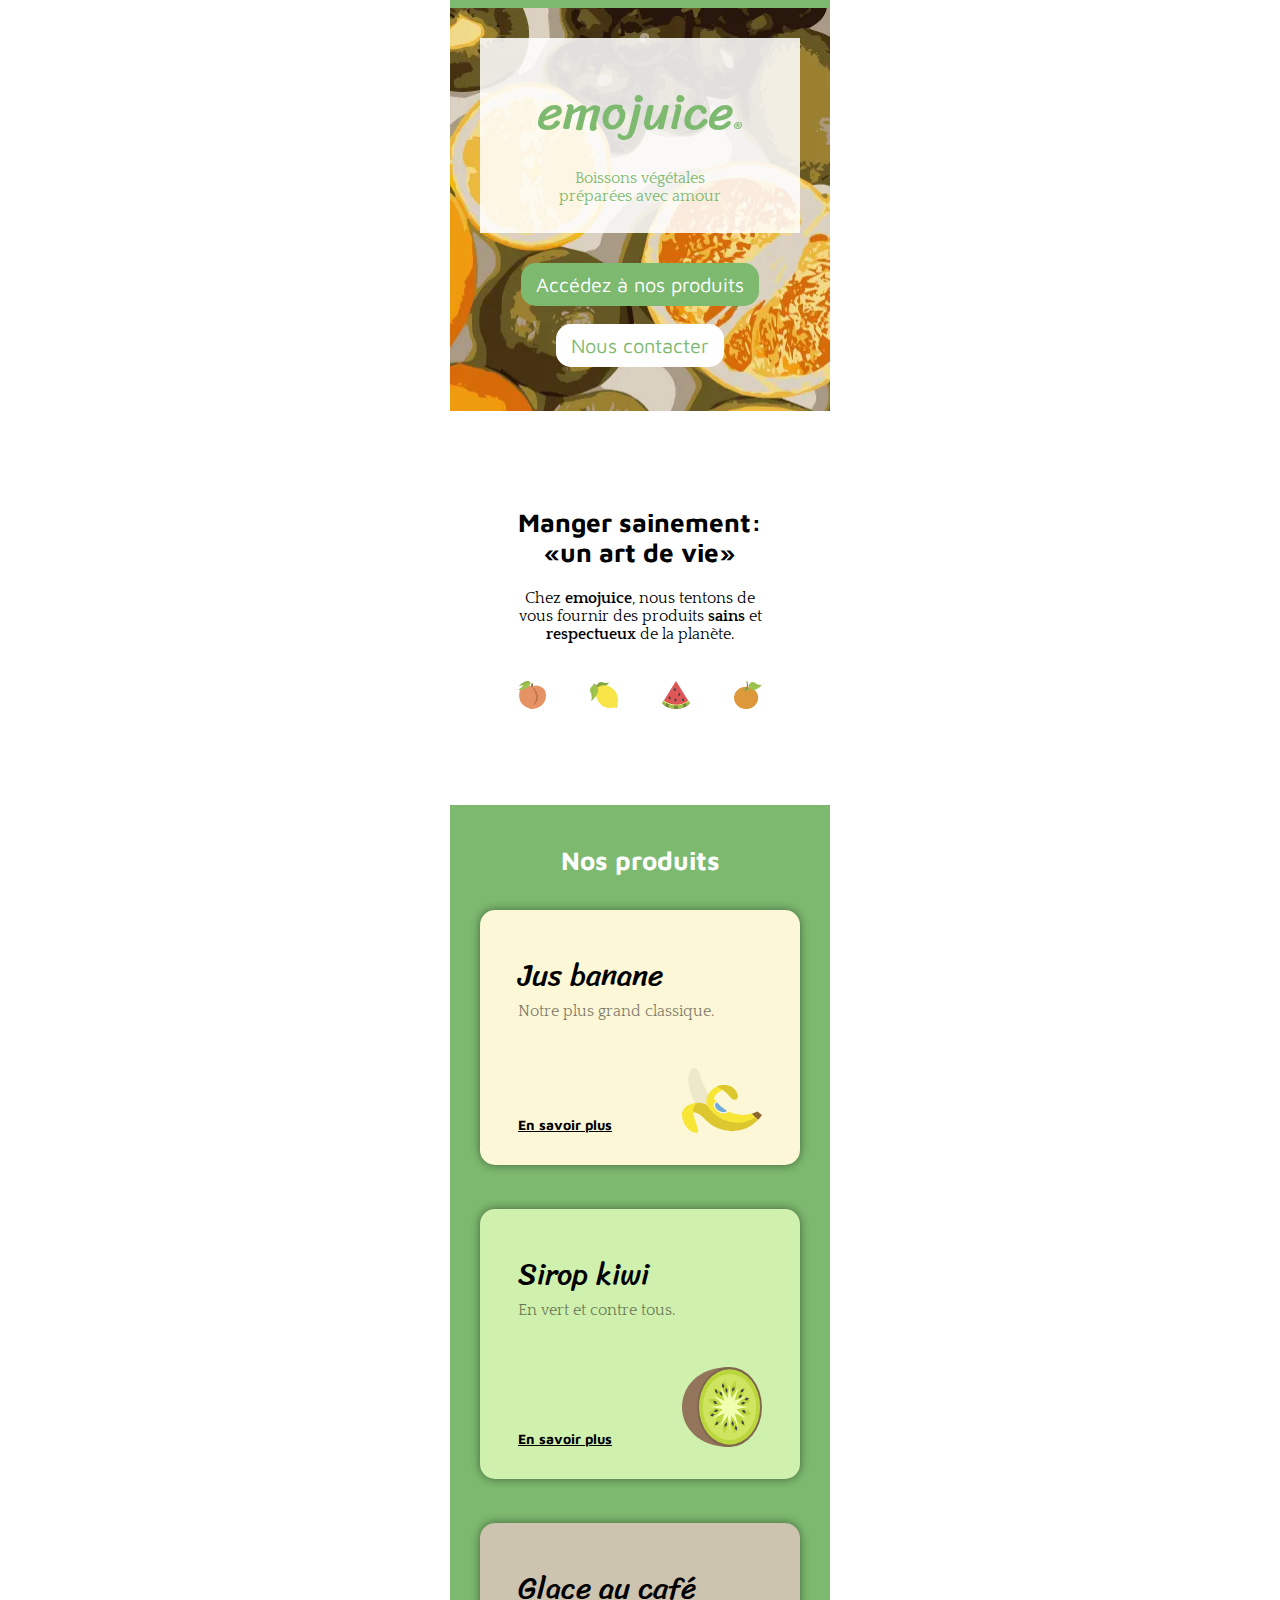
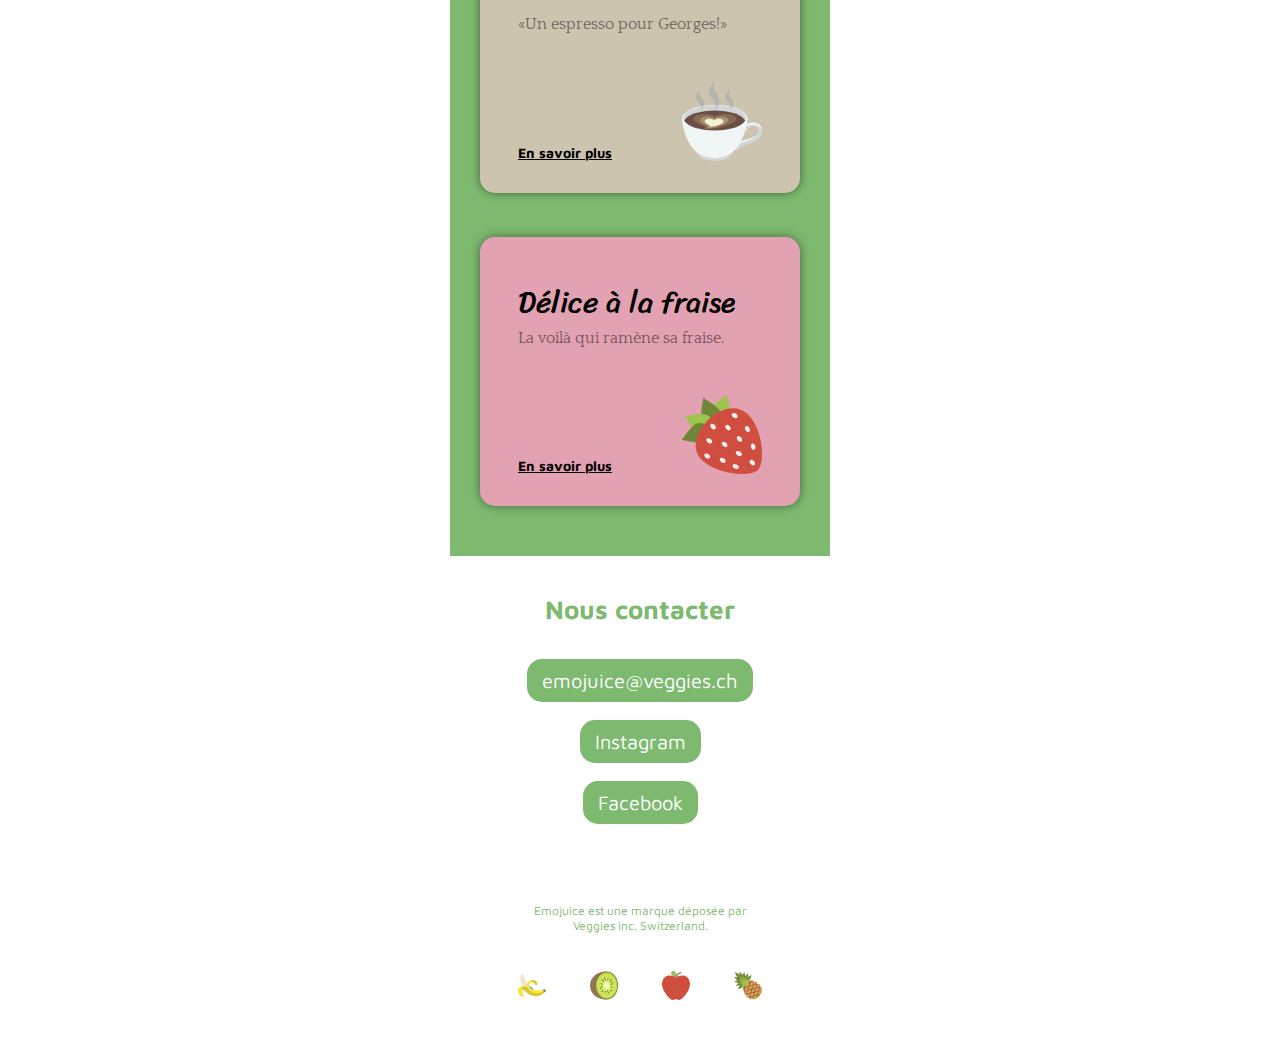
<file: index.html>
<!DOCTYPE html>
<html>
  <head>
    <meta charset="UTF-8">
    <meta name="viewport" content="width=device-width, initial-scale=1.0">
    <link rel="stylesheet" href="css/styles.css">
    <link rel="preconnect" href="https://fonts.googleapis.com">
    <link rel="preconnect" href="https://fonts.gstatic.com" crossorigin>
    <link href="https://fonts.googleapis.com/css2?family=Maven+Pro:wght@400;700&family=Quattrocento:wght@400;700&family=Sriracha&display=swap" rel="stylesheet">
    <title>Emojuice</title>
  </head>
  <body>
    <header class="site-header">
      <div>
        <h1><img src="img/logo.svg" alt="logo"></h1>
        <p>Boissons végétales <br> préparées avec amour</p>
      </div>
      <nav class="button-container">
        <a class="button button-products" href="#products">
          Accédez à nos produits
        </a>
        <a class="button button-contact" href="#contact">Nous contacter</a>
      </nav>
    </header>
    <main>
      <div class="presentation">
        <h2>Manger sainement: <br> «un art de vie»</h2>
        <p>
          Chez <strong>emojuice</strong>, nous tentons de vous fournir des
          produits <strong>sains</strong> et <strong>respectueux</strong> de la
          planète.
        </p>
        <div class="fruits-container">
          <img src="img/peach.svg" alt="pêche">
          <img src="img/lemon.svg" alt="citron">
          <img src="img/watermelon.svg" alt="pastèque">
          <img src="img/orange.svg" alt="orange">
        </div>
      </div>
      <div class="product-section">
        <h2 id="products">Nos produits</h2>
        <div class="product-list">
          <article class="article banana-section">
            <header>
              <h1>Jus banane<h1>
              <p>Notre plus grand classique.</p>
            </header>
            <a href="kiwi.html">En savoir plus</a>
            <img src="img/banana.svg" alt="banane">
          </article>
          <article class="article kiwi-section">
            <header>
              <h1>Sirop kiwi<h1>
              <p>En vert et contre tous.</p>
            </header>
            <a href="kiwi.html">En savoir plus</a>
            <img src="img/kiwi.svg" alt="kiwi">
          </article>
          <article class="article coffee-section">
            <header>
              <h1>Glace au café<h1>
              <p>«Un espresso pour Georges!»</p>
            </header>
            <a href="kiwi.html">En savoir plus</a>
            <img src="img/coffee.svg" alt="café">
          </article>
          <article class="article strawberry-section">
            <header>
              <h1>Délice à la fraise<h1>
              <p>La voilà qui ramène sa fraise.</p>
            </header>
            <a href="kiwi.html">En savoir plus</a>
            <img src="img/strawberry.svg" alt="fraise">
          </article>
        </div>
      </div>
    </main>
    <footer>
      <h2 id="contact">Nous contacter</h2>
      <nav class="button-container">
        <a class="button button-site" href="https://www.google.com/">
          emojuice@veggies.ch
        </a>
        <a class="button button-instagram" href="https://www.instagram.com/accounts/login/">
          Instagram
        </a>
        <a class="button button-facebook" href="https://www.facebook.com/">
          Facebook
        </a>
      </nav>
      <div class="detail">
        Emojuice est une marque déposée par Veggies inc. Switzerland.
      </div>
      <div class="fruits-container-footer">
        <img src="img/banana.svg" alt="banane">
        <img src="img/kiwi.svg" alt="kiwi">
        <img src="img/apple.svg" alt="pomme">
        <img src="img/ananas.svg" alt="ananas">
      </div>
    </footer>
  </body>
</html>
</file>
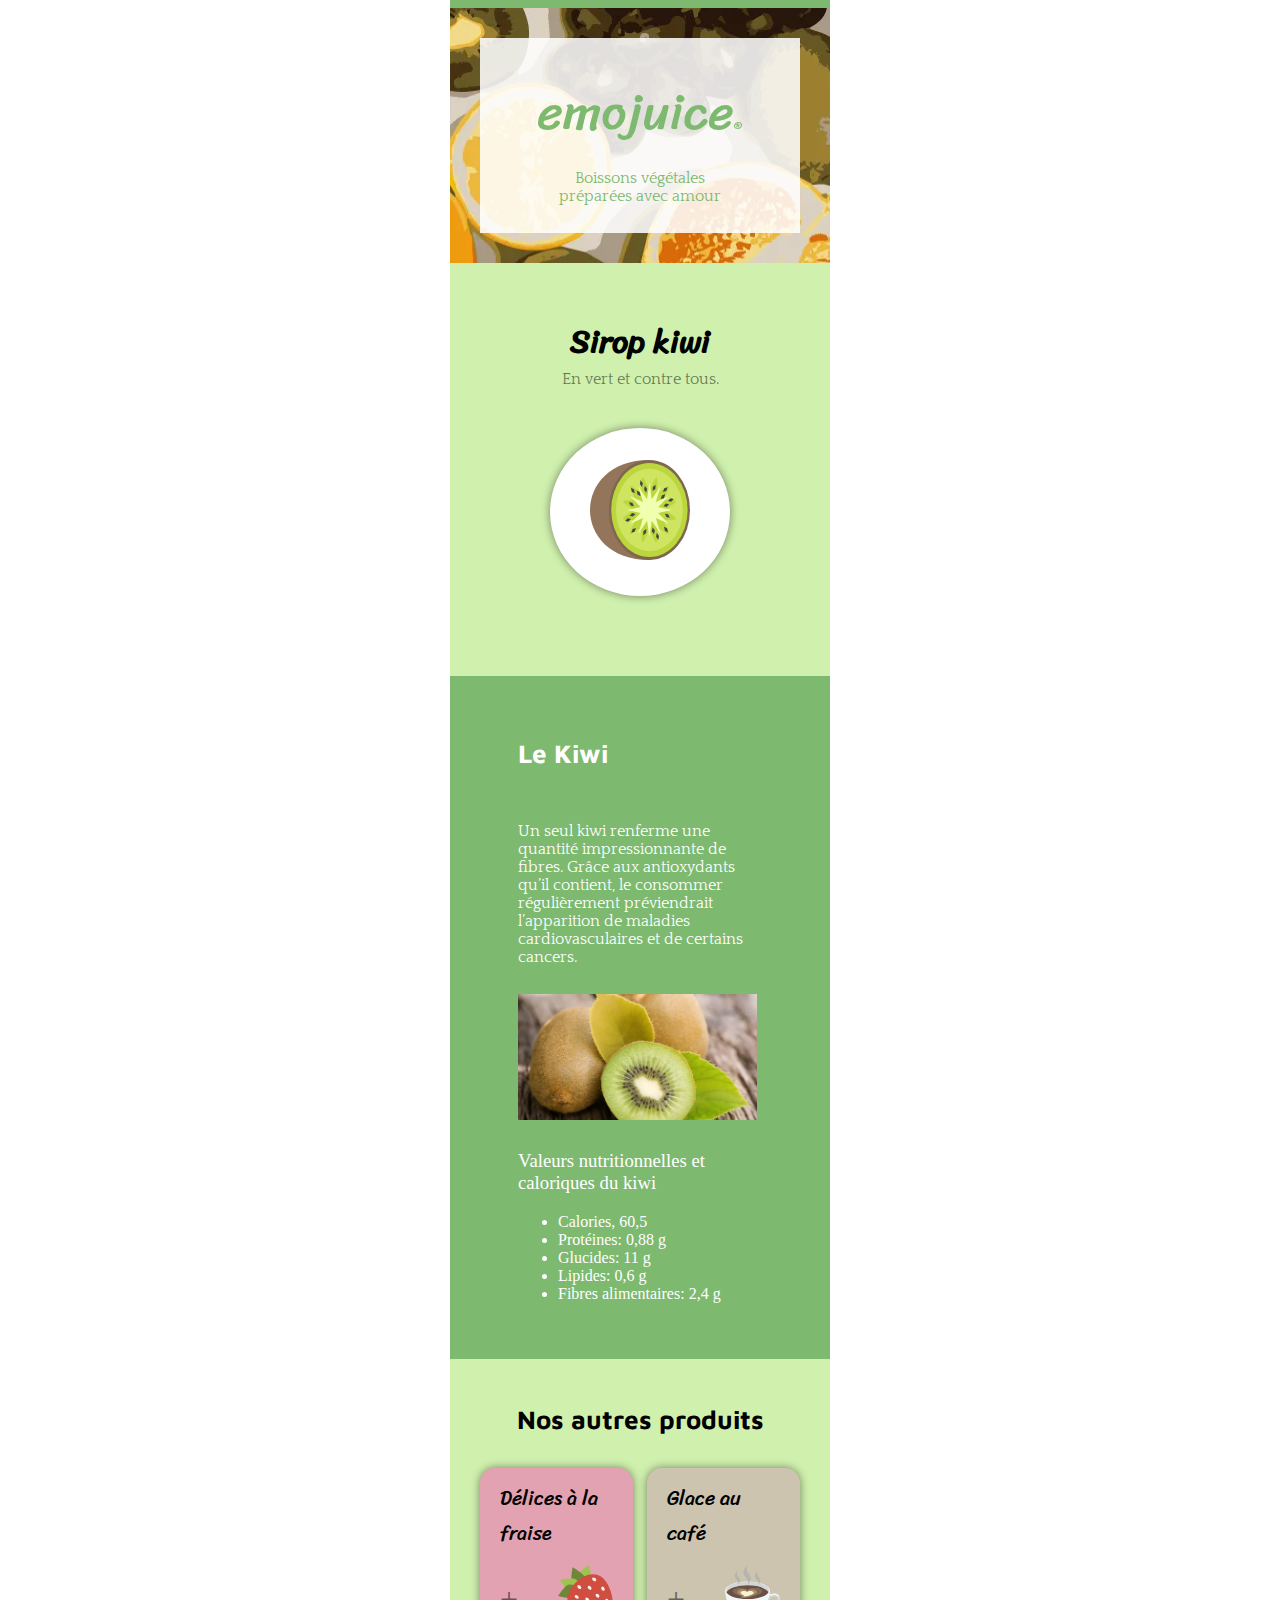
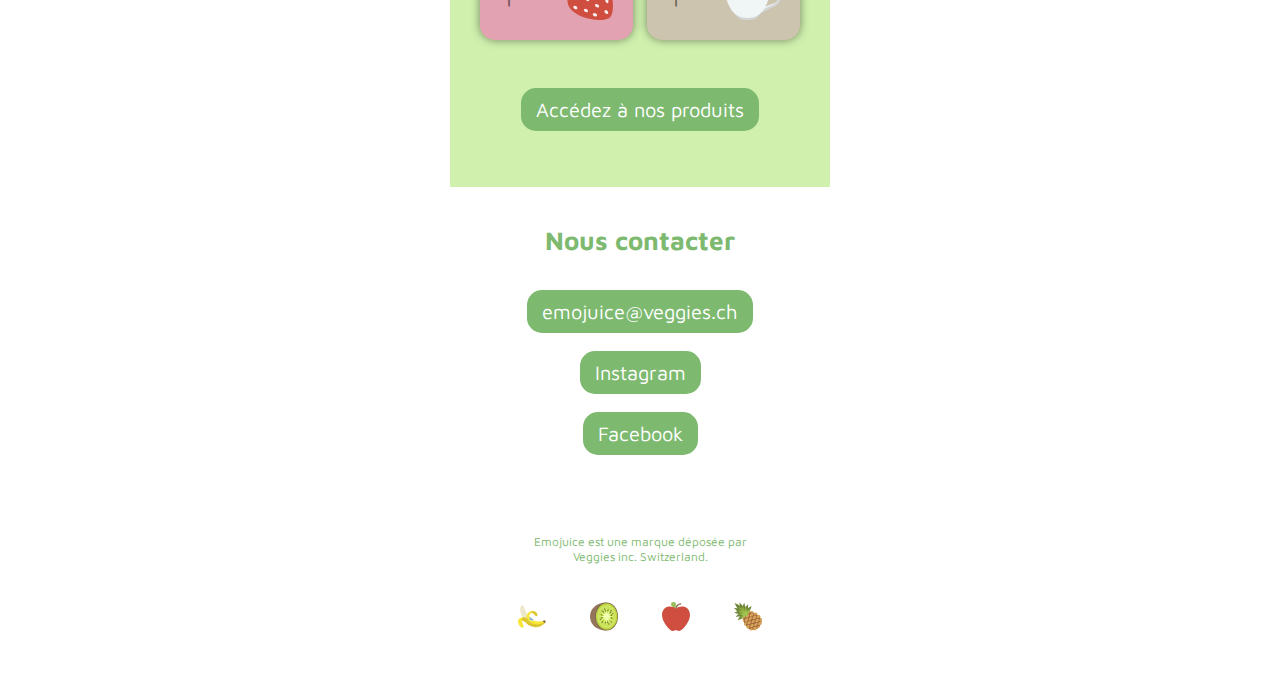
<file: kiwi.html>
<!DOCTYPE html>
<html>
  <head>
    <meta charset="UTF-8">
    <meta name="viewport" content="width=device-width, initial-scale=1.0">
    <link rel="stylesheet" href="css/styles.css">
    <link rel="preconnect" href="https://fonts.googleapis.com">
    <link rel="preconnect" href="https://fonts.gstatic.com" crossorigin>
    <link href="https://fonts.googleapis.com/css2?family=Maven+Pro:wght@400;700&family=Quattrocento:wght@400;700&family=Sriracha&display=swap" rel="stylesheet">
    <title>Kiwi</title>
  </head>
  <body>
    <header class="kiwi-header">
      <div>
        <h1><img src="img/logo.svg" alt="logo"></h1>
        <p>Boissons végétales <br> préparées avec amour</p>
      </div>
    </header>
    <main>
      <div class="kiwi-syrup">
        <h1>Sirop kiwi</h1>
        <p>En vert et contre tous.</p>
        <div class="round">
          <img src="img/kiwi.svg" alt="kiwi">
        </div>
      </div>
      <div class="about-kiwis">
        <h2>Le Kiwi</h2>
        <p>
          Un seul kiwi renferme une quantité impressionnante de fibres.
          Grâce aux antioxydants qu’il contient, le consommer régulièrement
          préviendrait l’apparition de maladies cardiovasculaires et de certains
          cancers.
        </p>
        <img src="img/kiwi_photo.webp" alt="photo d'un kiwi">
        <h3>Valeurs nutritionnelles et caloriques du kiwi</h3>
        <ul>
          <li>Calories, 60,5</li>
          <li>Protéines: 0,88 g</li>
          <li>Glucides: 11 g</li>
          <li>Lipides: 0,6 g</li>
          <li>Fibres alimentaires: 2,4 g</li>
        </ul>
      </div>
      <div class="other-products">
        <h2>Nos autres produits</h2>
        <div class="container">
          <article class="articles-products strawberry-section">
            <header>
              <h1>Délices à la fraise</h1>
            </header>
            <a href="index.html"> <img src="img/plus.svg" alt="plus"></a>
            <img src="img/strawberry.svg" alt="fraise">
          </article>
          <article class="articles-products coffee-section">
            <header>
              <h1>Glace au café</h1>
            </header>
            <a href="index.html"> <img src="img/plus.svg" alt="plus"></a>
            <img src="img/coffee.svg" alt="café">
          </article>
        </div>
        <nav class="button-container">
          <a class="button button-site" href="index.html">
            Accédez à nos produits
          </a>
        </nav>
      </div>
    </main>
    <footer>
      <h2 id="contact">Nous contacter</h2>
      <nav class="button-container">
        <a class="button button-site" href="https://www.google.com/">
          emojuice@veggies.ch
        </a>
        <a class="button button-instagram" href="https://www.instagram.com/accounts/login/">
          Instagram
        </a>
        <a class="button button-facebook" href="https://www.facebook.com/">
          Facebook
        </a>
      </nav>
      <div class="detail">
        Emojuice est une marque déposée par Veggies inc. Switzerland.
      </div>
      <div class="fruits-container-footer">
        <img src="img/banana.svg" alt="banane">
        <img src="img/kiwi.svg" alt="kiwi">
        <img src="img/apple.svg" alt="pomme">
        <img src="img/ananas.svg" alt="ananas">
      </div>
    </footer>
  </body>
</html>
</file>
<file: css/styles.css>
/* font-family: 'Maven Pro', sans-serif; */
/* font-family: 'Quattrocento', serif; */
/* font-family: 'Sriracha', cursive; */

html {
  scroll-behavior: smooth;
}

body {
  margin-left: 30px;
  margin-right: 30px;
  margin: auto;
  max-width: 380px;
}

.site-header {
  background-image: url(../img/header_photo.webp);
  margin-bottom: 28px;
  text-align: center;
  border-top: 8px solid #7db96f;
  margin-top: 0px;
}

header div {
  background-color: #ffffffdd;
  margin: 30px;
  padding-top: 36px;
  padding-bottom: 28px;
  padding-left: 58px;
  padding-right: 58px;
}

header p {
  color: #7db96f;
  margin: 0px;
}

.button {
  padding: 10px 15px;
  border-radius: 15px;
  font-family: 'Maven Pro', sans-serif;
  font-weight: lighter;
  font-size: 20px;
  margin-bottom: 5px;
}

.button-products {
  background-color: #7db96f;
  color: white;
  text-decoration: none;
  margin-bottom: 18px;
}

.button-contact {
  background-color: white;
  color: #7db96f;
  margin-bottom: 44px;
  text-decoration: none;
}

.button-container {
  display: flex;
  flex-direction: column;
  justify-content: space-between;
  align-items: center;
}

.presentation {
  padding-left: 38px;
  padding-right: 38px;
  margin-left: 30px;
  margin-right: 30px;
  text-align: center;
}

.presentation h2 {
  margin-top: 96px;
  font-family: 'Maven Pro', sans-serif;
  font-weight: bold;
  font-size: 26px;
}

.fruits-container {
  display: flex;
  flex-direction: row;
  justify-content: space-between;
}

p {
  font-family: 'Quattrocento', serif;
  font-size: 16px;
  margin-bottom: 38px;
}

.fruits-container img {
  width: 28px;
  height: auto;
  margin-bottom: 96px;
}

.product-section {
  background-color: #7db96f;
  text-align: center;
  color: white;
  padding-top: 40px;
  padding-bottom: 50px;
}

.product-section h2 {
  font-family: 'Maven Pro', sans-serif;
  font-weight: bold;
  font-size: 26px;
  margin-top: 0px;
  margin-bottom: 35px;
}

article {
  border-radius: 15px;
  padding: 38px 38px 32px 38px;
  margin: 0 30px 44px 30px;
  text-align: left;
  color: black;
  display: flex;
  flex-direction: row;
  flex-wrap: wrap;
  justify-content: space-between;
  align-items: flex-end;
  box-shadow: 0 0 10px #00000075;
}

article h1 {
  font-family: 'Sriracha', cursive;
  font-weight: lighter;
  font-size: 30px;
  margin: 0px;
}

article p {
  color: black;
  opacity: 50%;
  font-family: 'Quattrocento', serif;
  font-weight: lighter;
  margin-bottom: 48px;
}

article a {
  color: black;
  font-family: 'Maven Pro', sans-serif;
  font-weight: bold;
  font-size: 14px;
}

.article img {
width: 80px;
}

.banana-section {
  background-color: #fcf7d6;
}

.kiwi-section {
  background-color: #d0f1ae;
}

.coffee-section {
  background-color: #cdc4b0;
}

.strawberry-section {
  background-color: #e2a2b1;
  margin-bottom: 0px;
}

footer {
  color: #7db96f;
  text-align: center;
  margin: 0 68px;
}

footer div {
  font-size: 12px;
  margin-top: 74px;
  margin-bottom: 38px;
  font-family: 'Maven Pro', sans-serif;
}

footer h2 {
  font-family: 'Maven Pro', sans-serif;
  font-size: 26px;
  margin-top: 38px;
  margin-bottom: 35px;
}

.button-site {
  background-color: #7db96f;
  color: white;
  text-decoration: none;
  margin-bottom: 18px;
}

.button-instagram {
  background-color: #7db96f;
  color: white;
  text-decoration: none;
  margin-bottom: 18px;
}

.button-facebook {
  background-color: #7db96f;
  color: white;
  text-decoration: none;
}

.fruits-container-footer {
  display: flex;
  flex-direction: row;
  justify-content: space-between;
  margin: 0px;
  margin-bottom: 46px;
}

.fruits-container-footer img {
  width: 28px;
  height: auto;
}

.kiwi-syrup h1 {
  font-family: 'Sriracha', cursive;
  margin-top: 0px;
  margin-bottom: 0px;
}

.round {
  background-color: white;
  padding: 32px;
  border-radius: 50%;
  margin: 30px 50px;
  box-shadow: 0 0 10px #00000075;
}

.kiwi-header {
  background-image: url(../img/header_photo.webp);
  margin-bottom: 18px;
  text-align: center;
  border-top: 8px solid #7db96f;
  margin-bottom: 0px;
  padding-bottom: 30px;
}

.kiwi-header div {
  margin-bottom: 0px;
}

.kiwi-header p {
    color: #7db96f;
    margin: 0px;
  }

.kiwi-syrup {
  background-color: #d0f1ae;
  text-align: center;
  padding: 50px;
}

.kiwi-syrup p {
  font-size: 16px;
  font-family: 'Quattrocento', serif;
  color: black;
  opacity: 50%;
  margin-top: 0px;
  margin-bottom: 40px;
}

.kiwi-syrup img {
  width: 100px;
}

.about-kiwis {
  background-color: #7db96f;
  color: white;
  padding-right: 68px;
  padding-left: 68px;
}

.about-kiwis h2 {
  font-family: 'Maven Pro', sans-serif;
  margin-top: 0px;
  margin-bottom: 0px;
  padding-top: 62px;
  padding-bottom: 54px;
  font-size: 26px;
}

.about-kiwis p {
  margin-top: 0px;
  margin-bottom: 28px;
}

.about-kiwis img {
  width: 239px;
}

.about-kiwis h3 {
  margin-top: 26px;
  font-weight: normal;
}

.about-kiwis ul {
  padding-bottom: 56px;
  margin-bottom: 0px;
  font-weight: lighter;
}

.other-products {
  background-color: #d0f1ae;
}

.other-products h2 {
  margin-top: 0px;
  margin-bottom: 0px;
  padding-top: 45px;
  padding-bottom: 34px;
  font-family: 'Maven Pro', sans-serif;
  text-align: center;
  font-size: 26px;
}

.articles-products {
  box-shadow: 0 0 10px #00000075;
  display: flex;
  flex-direction: row;
  flex-wrap: wrap;
  justify-content: space-between;
  align-items: flex-end;
  padding: 20px;
  margin-left: 30px;
  margin-right: 30px;
  border-radius: 15px;
  width: 152px;
  height: 152px;
  margin: 0px;
}

.articles-products h1 {
  font-size: 20px;
}

.container {
  display: flex;
  flex-direction: row;
  flex-wrap: nowrap;
  align-items: center;
  justify-content: space-between;
}

.container .strawberry-section {
  margin-left: 30px;
  margin-right: 7px;
  margin-bottom: 48px;
  padding-top: 0px;
}

.container .coffee-section {
  margin-right: 30px;
  margin-left: 7px;
  margin-bottom: 48px;
  padding-top: 0px;
}

.other-products nav {
  padding-bottom: 38px;
}

.other-products img {
  width: 55px;
}
</file>
